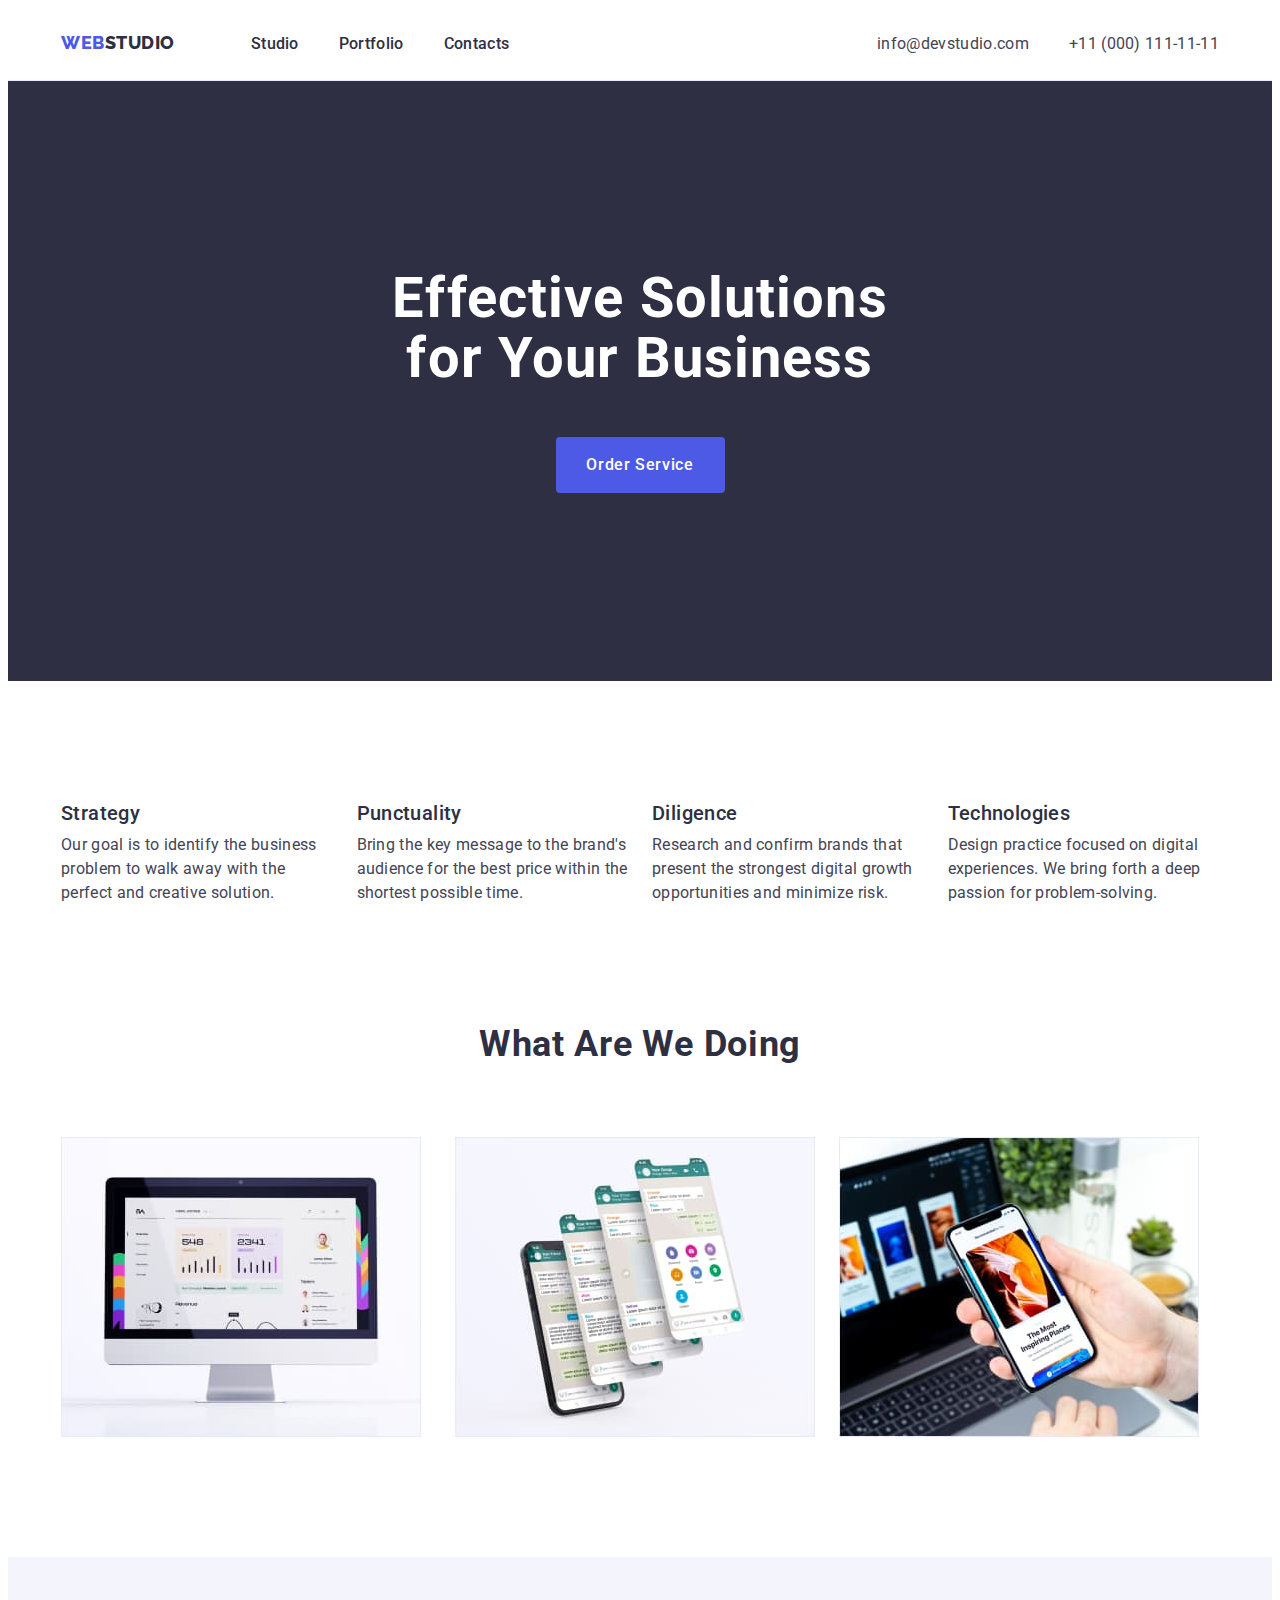
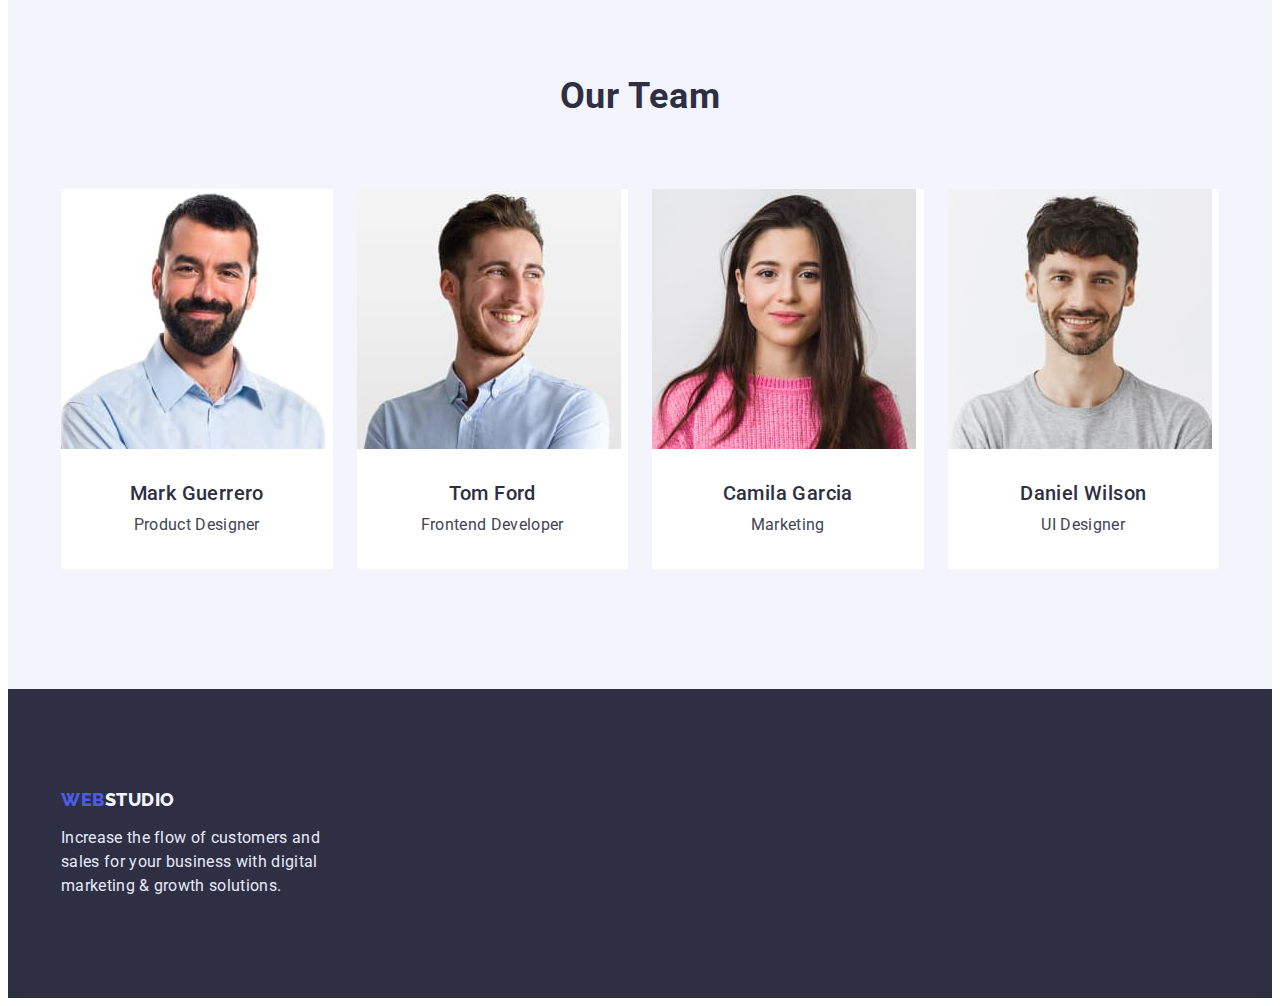
<file: index.html>
<!DOCTYPE html>
<html lang="en">
  <head>
    <meta charset="UTF-8" />
    <meta http-equiv="X-UA-Compatible" content="IE=edge" />
    <meta name="viewport" content="width=device-width, initial-scale=1.0" />
    <title>Document</title>
    <link rel="preconnect" href="https://fonts.googleapis.com" />
    <link rel="preconnect" href="https://fonts.gstatic.com" crossorigin />
    <link
      href="https://fonts.googleapis.com/css2?family=Raleway:wght@800&family=Roboto:wght@400;500;700;900&display=swap"
      rel="stylesheet"
    />
    <link
      rel="stylesheet"
      href="https://cdnjs.cloudflare.com/ajax/libs/modern-normalize/1.1.0/modern-normalize.min.css"
      integrity="sha512-wpPYUAdjBVSE4KJnH1VR1HeZfpl1ub8YT/NKx4PuQ5NmX2tKuGu6U/JRp5y+Y8XG2tV+wKQpNHVUX03MfMFn9Q=="
      crossorigin="anonymous"
      referrerpolicy="no-referrer"
    />
    <link rel="stylesheet" href="./css/styles.css" />
  </head>
  <body>
    <header class="header">
      <div class="container header-container">
        <nav class="header-nav">
          <a class="logo-link link" href="./index.html"
            >Web<span class="logo-em">Studio</span></a
          >
          <ul class="list header-list">
            <li><a class="nav-link link" href="./index.html">Studio</a></li>
            <li>
              <a class="nav-link link" href="./portfolio.html">Portfolio</a>
            </li>
            <li><a class="nav-link link" href="">Contacts</a></li>
          </ul>
        </nav>
        <address class="contact">
          <ul class="list contact-list">
            <li>
              <a class="contact-link link" href="mailto:info@devstudio.com"
                >info@devstudio.com</a
              >
            </li>
            <li>
              <a class="contact-link link" href="tel:+110001111111"
                >+11 (000) 111-11-11</a
              >
            </li>
          </ul>
        </address>
      </div>
    </header>
    <main>
      <section class="main-title-section">
        <div class="container">
          <h1 class="main-title">Effective Solutions for Your Business</h1>
          <button class="main-title-button button" type="button">
            Order Service
          </button>
        </div>
      </section>
      <section class="principles-section">
        <div class="container">
          <h2 hidden>Our principles</h2>
          <ul class="list principles-list">
            <li class="principles">
              <h3 class="principle-title">Strategy</h3>
              <p class="principle-description">
                Our goal is to identify the business problem to walk away with
                the perfect and creative solution.
              </p>
            </li>
            <li class="principles">
              <h3 class="principle-title">Punctuality</h3>
              <p class="principle-description">
                Bring the key message to the brand's audience for the best price
                within the shortest possible time.
              </p>
            </li>
            <li class="principles">
              <h3 class="principle-title">Diligence</h3>
              <p class="principle-description">
                Research and confirm brands that present the strongest digital
                growth opportunities and minimize risk.
              </p>
            </li>
            <li class="principles">
              <h3 class="principle-title">Technologies</h3>
              <p class="principle-description">
                Design practice focused on digital experiences. We bring forth a
                deep passion for problem-solving.
              </p>
            </li>
          </ul>
        </div>
      </section>
      <section class="type-of-work">
        <div class="container">
          <h2 class="section-title">What are we doing</h2>
          <ul class="list list-of-types">
            <li class="types">
              <img
                width="360"
                height="300"
                src="./images/monitor.jpg"
                alt="Monitor"
              />
            </li>
            <li>
              <img
                width="360"
                height="300"
                src="./images/mobile-phones.jpg"
                alt="Mobile phones"
              />
            </li>
            <li>
              <img
                width="360"
                height="300"
                src="./images/mobile-and-notebook.jpg"
                alt="Mobile phone and notebook"
              />
            </li>
          </ul>
        </div>
      </section>
      <section class="team-description">
        <div class="container">
          <h2 class="section-title">Our Team</h2>
          <ul class="list team-list">
            <li class="team-member">
              <img
                width="264"
                height="260"
                src="./images/mark-guerrero.jpg"
                alt="Mark Guerrero"
              />
              <div class="member-description">
                <h3 class="member-name">Mark Guerrero</h3>
                <p class="member-position">Product Designer</p>
              </div>
            </li>
            <li class="team-member">
              <img
                width="264"
                height="260"
                src="./images/tom-ford.jpg"
                alt="Tom Ford"
              />
              <div class="member-description">
                <h3 class="member-name">Tom Ford</h3>
                <p class="member-position">Frontend Developer</p>
              </div>
            </li>
            <li class="team-member">
              <img
                width="264"
                height="260"
                src="./images/camila-garcia.jpg"
                alt="Camila Garcia"
              />
              <div class="member-description">
                <h3 class="member-name">Camila Garcia</h3>
                <p class="member-position">Marketing</p>
              </div>
            </li>
            <li class="team-member">
              <img
                width="264"
                height="260"
                src="./images/daniel-wilson.jpg"
                alt="Daniel Wilson"
              />
              <div class="member-description">
                <h3 class="member-name">Daniel Wilson</h3>
                <p class="member-position">UI Designer</p>
              </div>
            </li>
          </ul>
        </div>
      </section>
    </main>
    <footer class="footer">
      <div class="container">
        <a class="logo-link link" href="./index.html"
          >Web<span class="logo-em">Studio</span></a
        >
        <p class="footer-text">
          Increase the flow of customers and sales for your business with
          digital marketing & growth solutions.
        </p>
      </div>
    </footer>
  </body>
</html>
</file>
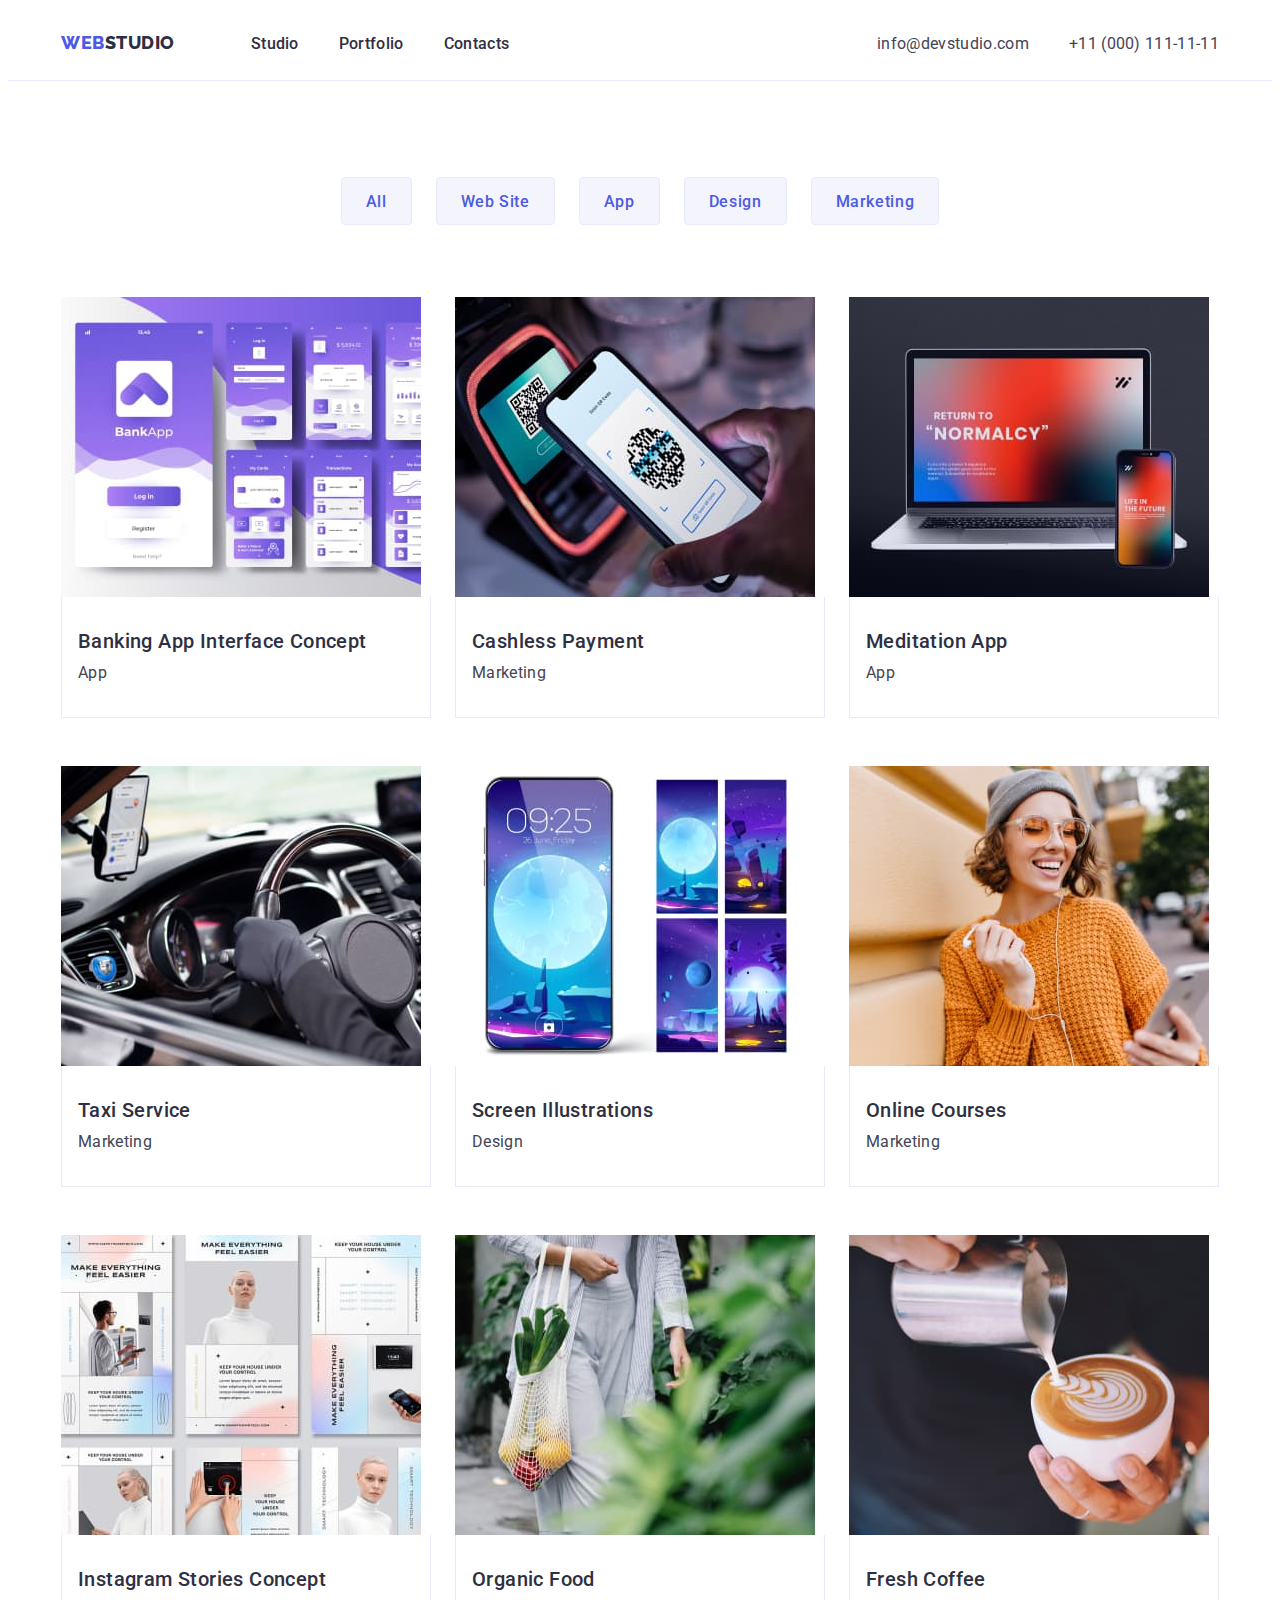
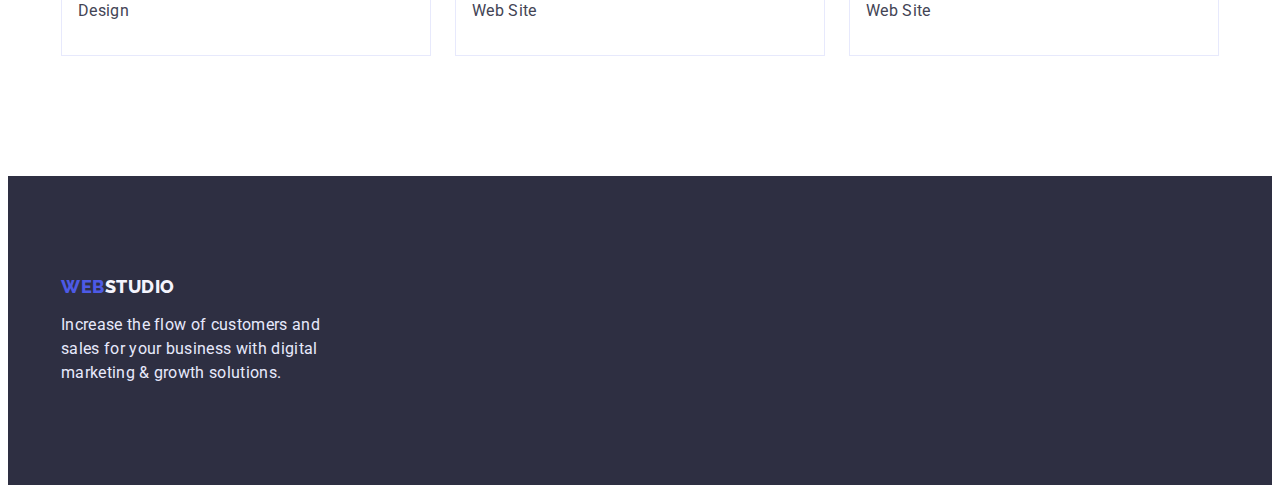
<file: portfolio.html>
<!DOCTYPE html>
<html lang="en">
  <head>
    <meta charset="UTF-8" />
    <meta http-equiv="X-UA-Compatible" content="IE=edge" />
    <meta name="viewport" content="width=device-width, initial-scale=1.0" />
    <title>Portfolio</title>
    <link rel="preconnect" href="https://fonts.googleapis.com" />
    <link rel="preconnect" href="https://fonts.gstatic.com" crossorigin />
    <link
      href="https://fonts.googleapis.com/css2?family=Raleway:wght@800&family=Roboto:wght@400;500;700;900&display=swap"
      rel="stylesheet"
    />
    <link
      rel="stylesheet"
      href="https://cdnjs.cloudflare.com/ajax/libs/modern-normalize/1.1.0/modern-normalize.min.css"
      integrity="sha512-wpPYUAdjBVSE4KJnH1VR1HeZfpl1ub8YT/NKx4PuQ5NmX2tKuGu6U/JRp5y+Y8XG2tV+wKQpNHVUX03MfMFn9Q=="
      crossorigin="anonymous"
      referrerpolicy="no-referrer"
    />
    <link rel="stylesheet" href="./css/styles.css" />
  </head>
  <body>
    <header class="header">
      <div class="container header-container">
        <nav class="header-nav">
          <a class="logo-link link" href="./index.html"
            >Web<span class="logo-em">Studio</span></a
          >
          <ul class="list header-list">
            <li><a class="nav-link link" href="./index.html">Studio</a></li>
            <li>
              <a class="nav-link link" href="./portfolio.html">Portfolio</a>
            </li>
            <li><a class="nav-link link" href="">Contacts</a></li>
          </ul>
        </nav>
        <address class="contact">
          <ul class="list contact-list">
            <li>
              <a class="contact-link link" href="mailto:info@devstudio.com"
                >info@devstudio.com</a
              >
            </li>
            <li>
              <a class="contact-link link" href="tel:+110001111111"
                >+11 (000) 111-11-11</a
              >
            </li>
          </ul>
        </address>
      </div>
    </header>
    <main>
      <section class="portfolio-section">
        <div class="container">
          <h1 hidden>Portfolio</h1>
          <ul class="list portfolio-buttons-list">
            <li><button class="property-button" type="button">All</button></li>
            <li>
              <button class="property-button" type="button">Web Site</button>
            </li>
            <li><button class="property-button" type="button">App</button></li>
            <li>
              <button class="property-button" type="button">Design</button>
            </li>
            <li>
              <button class="property-button" type="button">Marketing</button>
            </li>
          </ul>
          <ul class="list portfolio-exhamples-list">
            <li class="portfolio-item">
              <a class="link" href="">
                <img
                  width="360"
                  height="300"
                  src="./images/banking-app.jpg"
                  alt="Application for banking"
                />
                <div class="portfolio-item-exhample">
                  <h2 class="portfolio-item-name">
                    Banking App Interface Concept
                  </h2>
                  <p class="portfolio-item-type">App</p>
                </div>
              </a>
            </li>
            <li class="portfolio-item">
              <a class="link" href="">
                <img
                  width="360"
                  height="300"
                  src="./images/cashless-payment.jpg"
                  alt="Paying terminal"
                />
                <div class="portfolio-item-exhample">
                  <h2 class="portfolio-item-name">Cashless Payment</h2>
                  <p class="portfolio-item-type">Marketing</p>
                </div>
              </a>
            </li>
            <li class="portfolio-item">
              <a class="link" href="">
                <img
                  width="360"
                  height="300"
                  src="./images/meditation-app.jpg"
                  alt="Notebook and telefone"
                />
                <div class="portfolio-item-exhample">
                  <h2 class="portfolio-item-name">Meditation App</h2>
                  <p class="portfolio-item-type">App</p>
                </div>
              </a>
            </li>
            <li class="portfolio-item">
              <a class="link" href="">
                <img
                  width="360"
                  height="300"
                  src="./images/taxi-service.jpg"
                  alt="Steering wheel"
                />
                <div class="portfolio-item-exhample">
                  <h2 class="portfolio-item-name">Taxi Service</h2>
                  <p class="portfolio-item-type">Marketing</p>
                </div>
              </a>
            </li>
            <li class="portfolio-item">
              <a class="link" href="">
                <img
                  width="360"
                  height="300"
                  src="./images/screen-illustration.jpg"
                  alt="Screens of mobile phone"
                />
                <div class="portfolio-item-exhample">
                  <h2 class="portfolio-item-name">Screen Illustrations</h2>
                  <p class="portfolio-item-type">Design</p>
                </div>
              </a>
            </li>
            <li class="portfolio-item">
              <a class="link" href="">
                <img
                  width="360"
                  height="300"
                  src="./images/online-courses.jpg"
                  alt="Happy lady"
                />
                <div class="portfolio-item-exhample">
                  <h2 class="portfolio-item-name">Online Courses</h2>
                  <p class="portfolio-item-type">Marketing</p>
                </div>
              </a>
            </li>
            <li class="portfolio-item">
              <a class="link" href="">
                <img
                  width="360"
                  height="300"
                  src="./images/instagram-stories.jpg"
                  alt="Screens of Instagram"
                />
                <div class="portfolio-item-exhample">
                  <h2 class="portfolio-item-name">Instagram Stories Concept</h2>
                  <p class="portfolio-item-type">Design</p>
                </div>
              </a>
            </li>
            <li class="portfolio-item">
              <a class="link" href="">
                <img
                  width="360"
                  height="300"
                  src="./images/organic-food.jpg"
                  alt="Bag with food"
                />
                <div class="portfolio-item-exhample">
                  <h2 class="portfolio-item-name">Organic Food</h2>
                  <p class="portfolio-item-type">Web Site</p>
                </div>
              </a>
            </li>
            <li class="portfolio-item">
              <a class="link" href="">
                <img
                  width="360"
                  height="300"
                  src="./images/fresh-coffee.jpg"
                  alt="Coffee"
                />
                <div class="portfolio-item-exhample">
                  <h2 class="portfolio-item-name">Fresh Coffee</h2>
                  <p class="portfolio-item-type">Web Site</p>
                </div>
              </a>
            </li>
          </ul>
        </div>
      </section>
    </main>
    <footer class="footer">
      <div class="container">
        <a class="logo-link link" href="./index.html"
          >Web<span class="logo-em">Studio</span></a
        >
        <p class="footer-text">
          Increase the flow of customers and sales for your business with
          digital marketing & growth solutions.
        </p>
      </div>
    </footer>
  </body>
</html>
</file>
<file: css/styles.css>
:root {
    --main-titles-color: #2E2F42;
    /* NAVY BLUE */
    --main-text-color: #434455;
    /* SLATE */
    --lightest-grey: #F4F4FD;
    /*CLOUD*/
    --button-main-color: #4D5AE5;
    /*IRIS*/
    --button-second-color: #E7E9FC;
    --hover-color: #404BBF;
    --main-font: 'Roboto', sans-serif;
}

p,
h1,
h2,
h3,
h4,
h5,
h6 {
    margin: 0;
}

ul{
    padding-left: 0;
    margin: 0;   
}

img{
    display:block;
}

body {
    font-family: var(--main-font);
    color: var(--main-text-color);
    background-color: #FFFFFF;
}

.container {
    width: 1158px;
    padding-left: 15px;
    padding-right: 15px;
    margin: 0 auto;
    /*outline: 2px solid red;*/
}

.list {
    list-style: none;
}

.link {
    text-decoration: none;
}

.button{
    cursor: pointer;
    border-radius: 4px;
}

/*Header and footer styles*/
.header{
    padding-top: 24px;
    padding-bottom: 24px;
    border-bottom: 1px solid var(--button-second-color);
}
.header-container{
    display: flex;
}
.header-nav{
    display: flex;
}

.header-list{
    display: flex;
    gap: 40px;
}


.logo-link {
    font-family: 'Raleway', sans-serif;
    font-style: normal;
    font-weight: 800;
    text-transform: uppercase;
    font-size: 18px;
    line-height: 1.17;
    letter-spacing: 0.03em;
    color: var(--button-main-color);
    margin-right: 76px;
}

.logo-em {
    color: var(--main-titles-color);
}


.nav-link {
    font-family: var(--main-font);
    font-style: normal;
    font-weight: 500;
    font-size: 16px;
    line-height: 1.5;
    letter-spacing: 0.02em;
    color: var(--main-titles-color);
}

.contact{
    margin-left: auto;
}
.contact-list {
    font-style: normal;
    display: flex;
    gap: 40px;    
}

.contact-link {
    font-family: var(--main-font);
    font-size: 16px;
    line-height: 1.5;
    letter-spacing: 0.02em;
    color: var(--main-text-color);
}

.nav-link:hover,
.nav-link:focus,
.contact-link:hover,
.contact-link:focus {
    color: var(--hover-color);
}


.footer {
    background-color: var(--main-titles-color);
    padding-top: 100px;
    padding-bottom: 100px;
}

.footer .logo-em {
    color: var(--lightest-grey)
}

.footer-text {
    font-family: var(--main-font);
    font-size: 16px;
    line-height: 1.5;
    letter-spacing: 0.02em;
    color: var(--button-second-color);
    max-width: 264px;
    margin-top: 16px;
}

/*main styles*/


/*section Effective solutions*/

.main-title-section {
    background-color: var(--main-titles-color);
    padding-bottom: 188px;
    padding-top: 188px;  
}

.main-title {
    font-weight: 700;
    font-size: 56px;
    line-height: 1.07;
    letter-spacing: 0.02em;
    color: #FFFFFF;
    text-align: center;
    margin: 0 auto 48px auto; 
    max-width: 496px;
}

.main-title-button {
    font-family: var(--main-font);
    font-weight: 500;
    font-size: 16px;
    line-height: 1.5;
    letter-spacing: 0.04em;
    color: #FFFFFF;
    background-color: var(--button-main-color);    
    display: block;
    margin: 0 auto;  
    min-width: 169px;
    height: 56px;  
    border: none;
}

.main-title-button:hover,
.main-title-button:focus {
    background-color: var(--hover-color);
    cursor: pointer;
}

/*section Principles*/
.principles-section{
    padding-bottom: 120px;
    padding-top: 120px;
}
.principles-list {
    display: flex;
    gap: 24px;
}

.principles{
    width: calc((100% - 72px) / 4);
}

.principle-title {
    font-weight: 500;
    font-size: 20px;
    line-height: 1.2;
    letter-spacing: 0.02em;
    color: var(--main-titles-color);
    margin-bottom: 8px;
}

.principle-description {
    font-size: 16px;
    line-height: 1.5;
    letter-spacing: 0.02em;
}

/*section What are we doing*/

.type-of-work{
padding-bottom: 120px;
}
.section-title {

    font-weight: 700;
    font-size: 36px;
    line-height: 1.11;
    letter-spacing: 0.02em;
    text-transform: capitalize;
    color: var(--main-titles-color);
    text-align: center;
    margin-bottom: 72px;
}

.list-of-types{
    display: flex;
    gap: 24px;
}

.types{
    width: calc((100% - 48px) / 3);
}


/*section Our team*/
.team-description {
    background-color: var(--lightest-grey);
    padding-top: 120px;
    padding-bottom: 120px;
}

.team-list{
display: flex;
gap: 24px;
}

.team-member {
    background-color: #FFFFFF;
    width: calc((100% - 72px) / 4);
    border-radius: 0px 0px 4px 4px;
}

.member-picture {
    width: 264;
    height: 260;
}

.member-description{
    padding: 32px 16px;
}

.member-name {
    font-weight: 500;
    font-size: 20px;
    line-height: 1.2;
    letter-spacing: 0.02em;
    color: var(--main-titles-color);
    text-align: center;
    margin-bottom: 8px;
}

.member-position {
    font-size: 16px;
    line-height: 1.5;
    letter-spacing: 0.02em;
    text-align: center;
}

/*Styles for portfolio*/

.portfolio-section{
    padding-top: 96px;
    padding-bottom: 120px;
}

.portfolio-buttons-list{
    display: flex;
    gap: 24px; 
    justify-content: center;
    margin-bottom: 72px;
}

.property-button {
    font-family: var(--main-font);
    font-weight: 500;
    font-size: 16px;
    line-height: 1.5;
    letter-spacing: 0.04em;
    color: var(--button-main-color);
    background-color: var(--lightest-grey);
    cursor: pointer;
    height: 48px;
    border-radius: 4px;
    padding: 12px 24px;
    border: 1px solid var(--button-second-color);
}

.property-button:hover,
.property-button:focus {
    color: #FFFFFF;
    background-color: var(--hover-color);
    cursor: pointer;
    border: 1px solid  transparent;
}

.portfolio-exhamples-list{
    display: flex;
    flex-wrap: wrap;
    column-gap: 24px;
    row-gap: 48px;
}

.portfolio-item{
    width: calc((100% - 48px) / 3);
}

.portfolio-item-exhample{
    padding: 32px 16px;
    border: 1px solid var(--button-second-color);
    border-top: none;    
}

.portfolio-item-name {
    font-weight: 500;
    font-size: 20px;
    line-height: 1.2;
    letter-spacing: 0.02em;
    color: var(--main-titles-color);
    margin-bottom: 8px;
}

.portfolio-item-type {
    font-size: 16px;
    line-height: 1.5;
    letter-spacing: 0.02em;
    color: var(--main-text-color)
}
</file>
